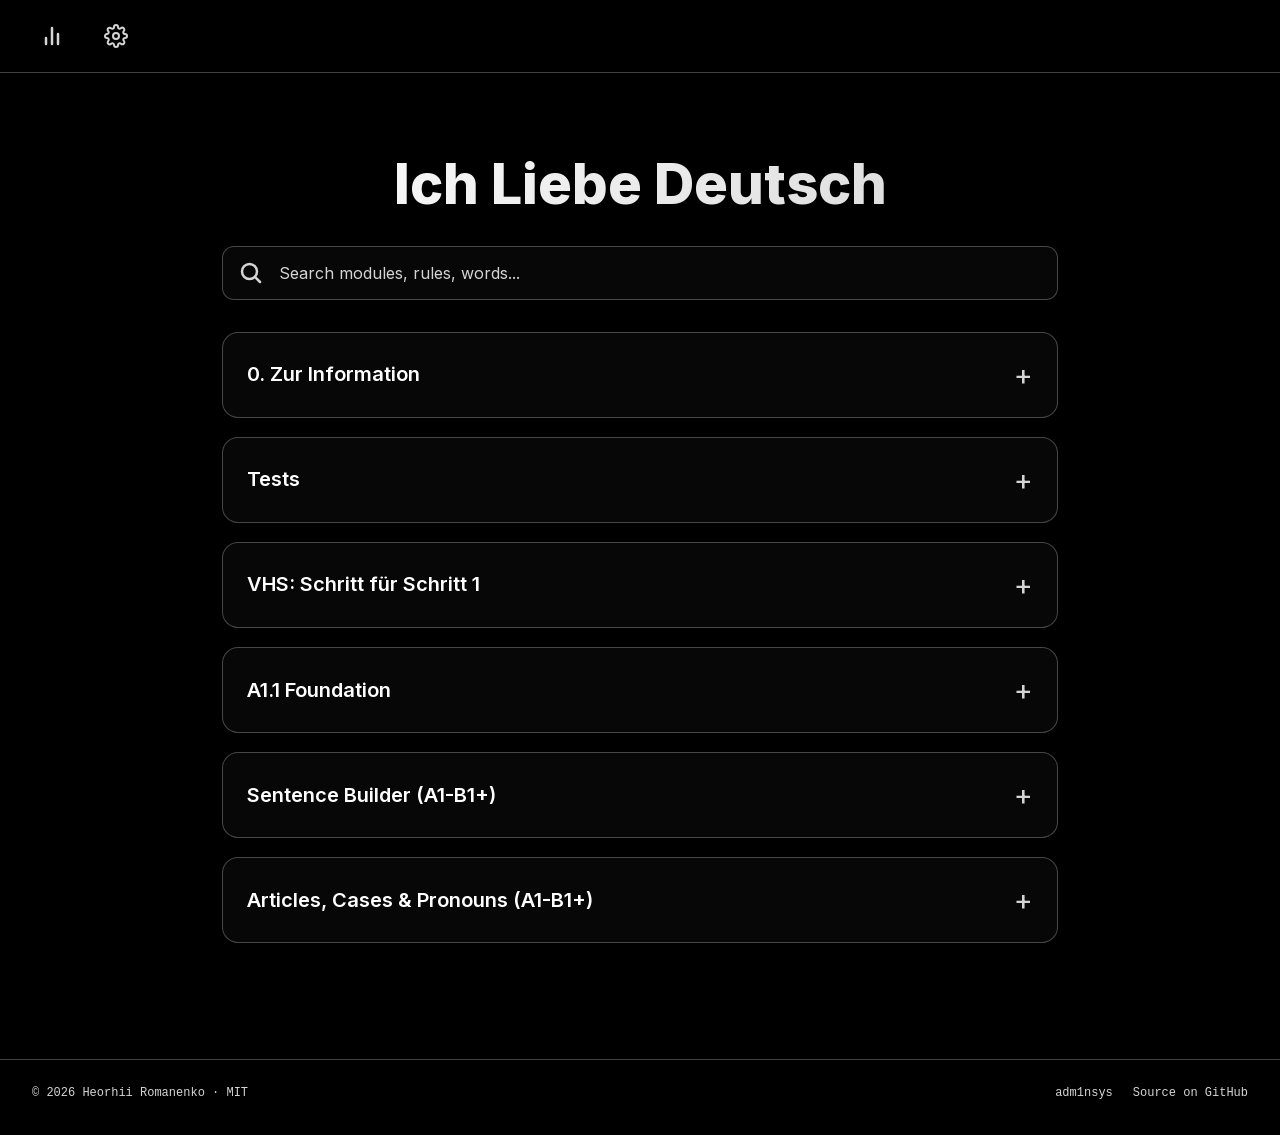
<file: index.html>
<!DOCTYPE html>
<html lang="en">

<head>
    <meta charset="UTF-8">
    <meta name="viewport" content="width=device-width, initial-scale=1.0">
    <title>Ich Liebe Deutsch</title>

    <script>
        const urlParams = new URLSearchParams(window.location.search);
        const PAGE_NAME = urlParams.get('page') || "Home";
        const script = document.createElement("script");
        script.src = "JS/Universal/linker.js?t=" + Date.now();
        document.head.appendChild(script);
    </script>

</head>

<body>

</body>

</html>
</file>
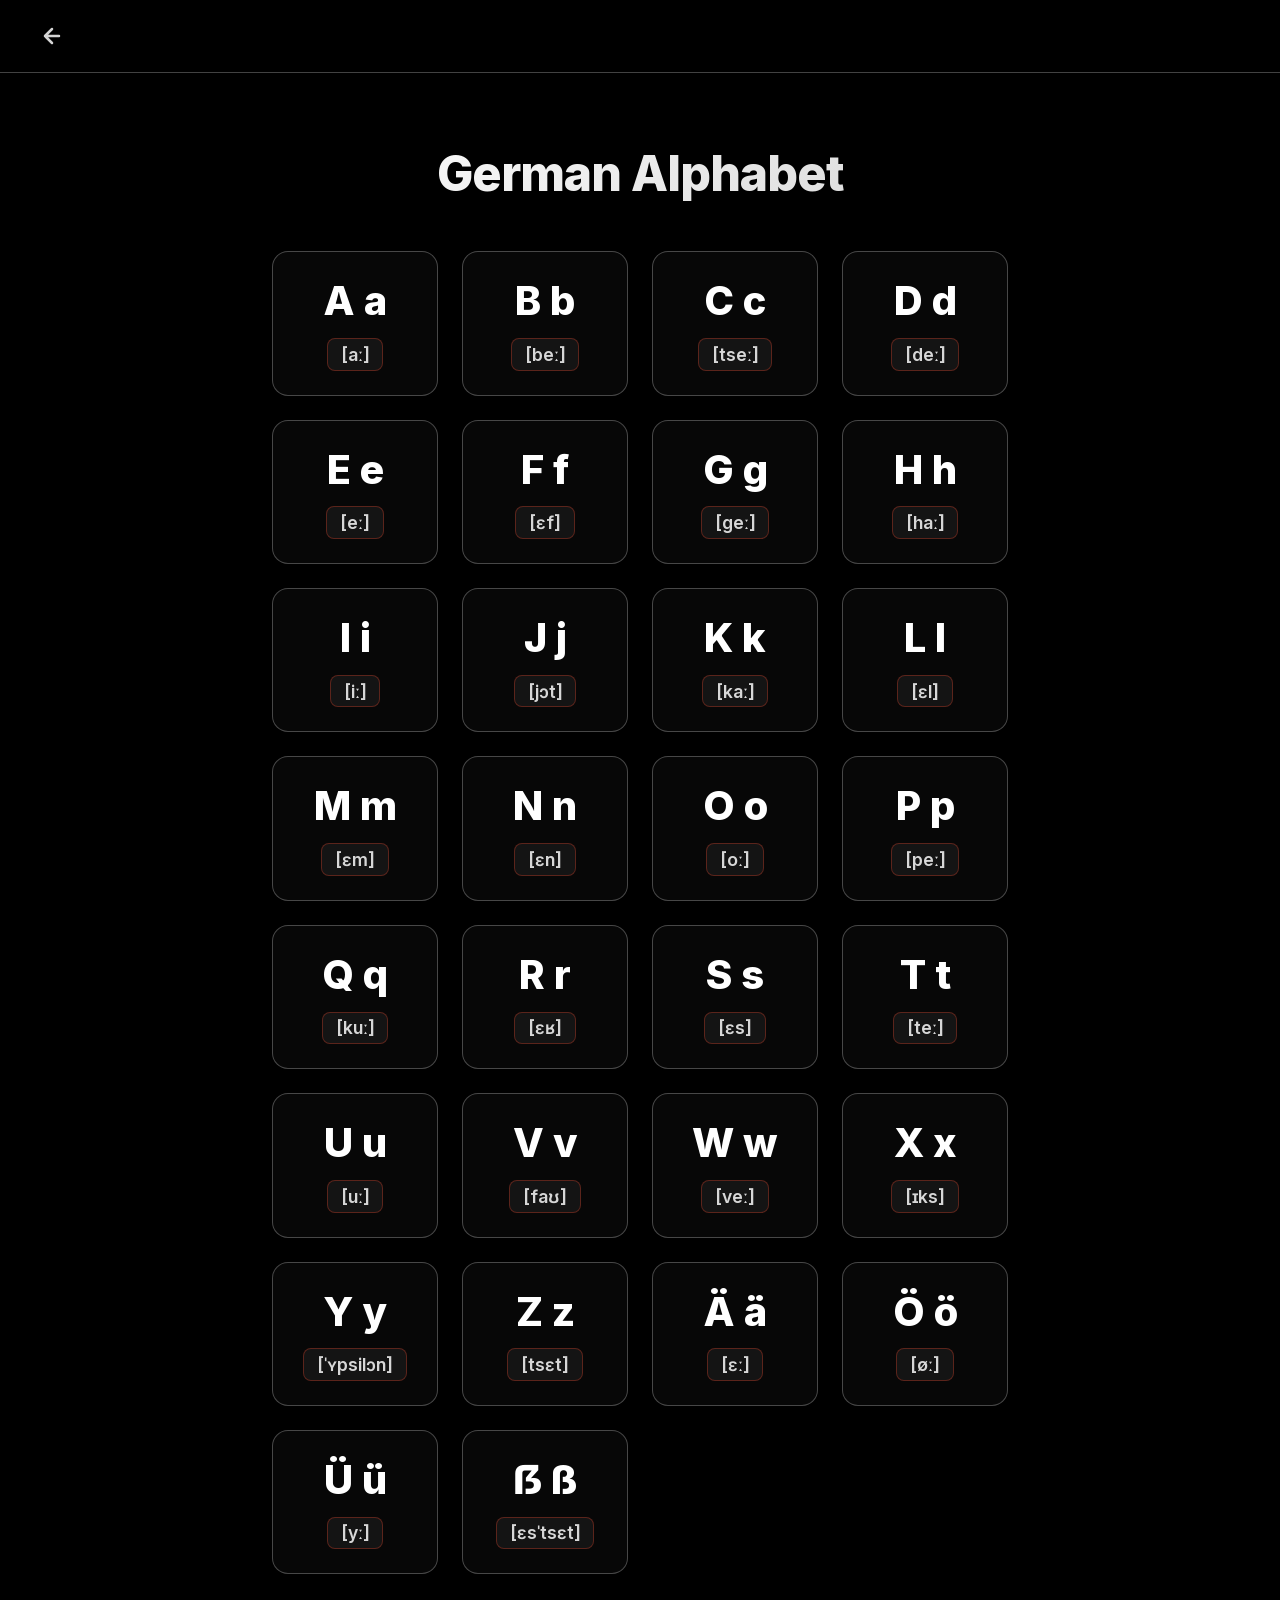
<file: alphabet.html>
<!DOCTYPE html>
<html lang="en">

<head>
    <meta charset="UTF-8">
    <meta name="viewport" content="width=device-width, initial-scale=1.0">
    <title>Ich Liebe Deutsch - Alphabet</title>

    <script>
        const urlParams = new URLSearchParams(window.location.search);
        // По умолчанию грузим Alphabet, если параметр не передан
        const PAGE_NAME = urlParams.get('page') || "Alphabet";
        const script = document.createElement("script");
        script.src = "JS/Universal/linker.js?t=" + Date.now();
        document.head.appendChild(script);
    </script>

</head>

<body>

</body>

</html>
</file>
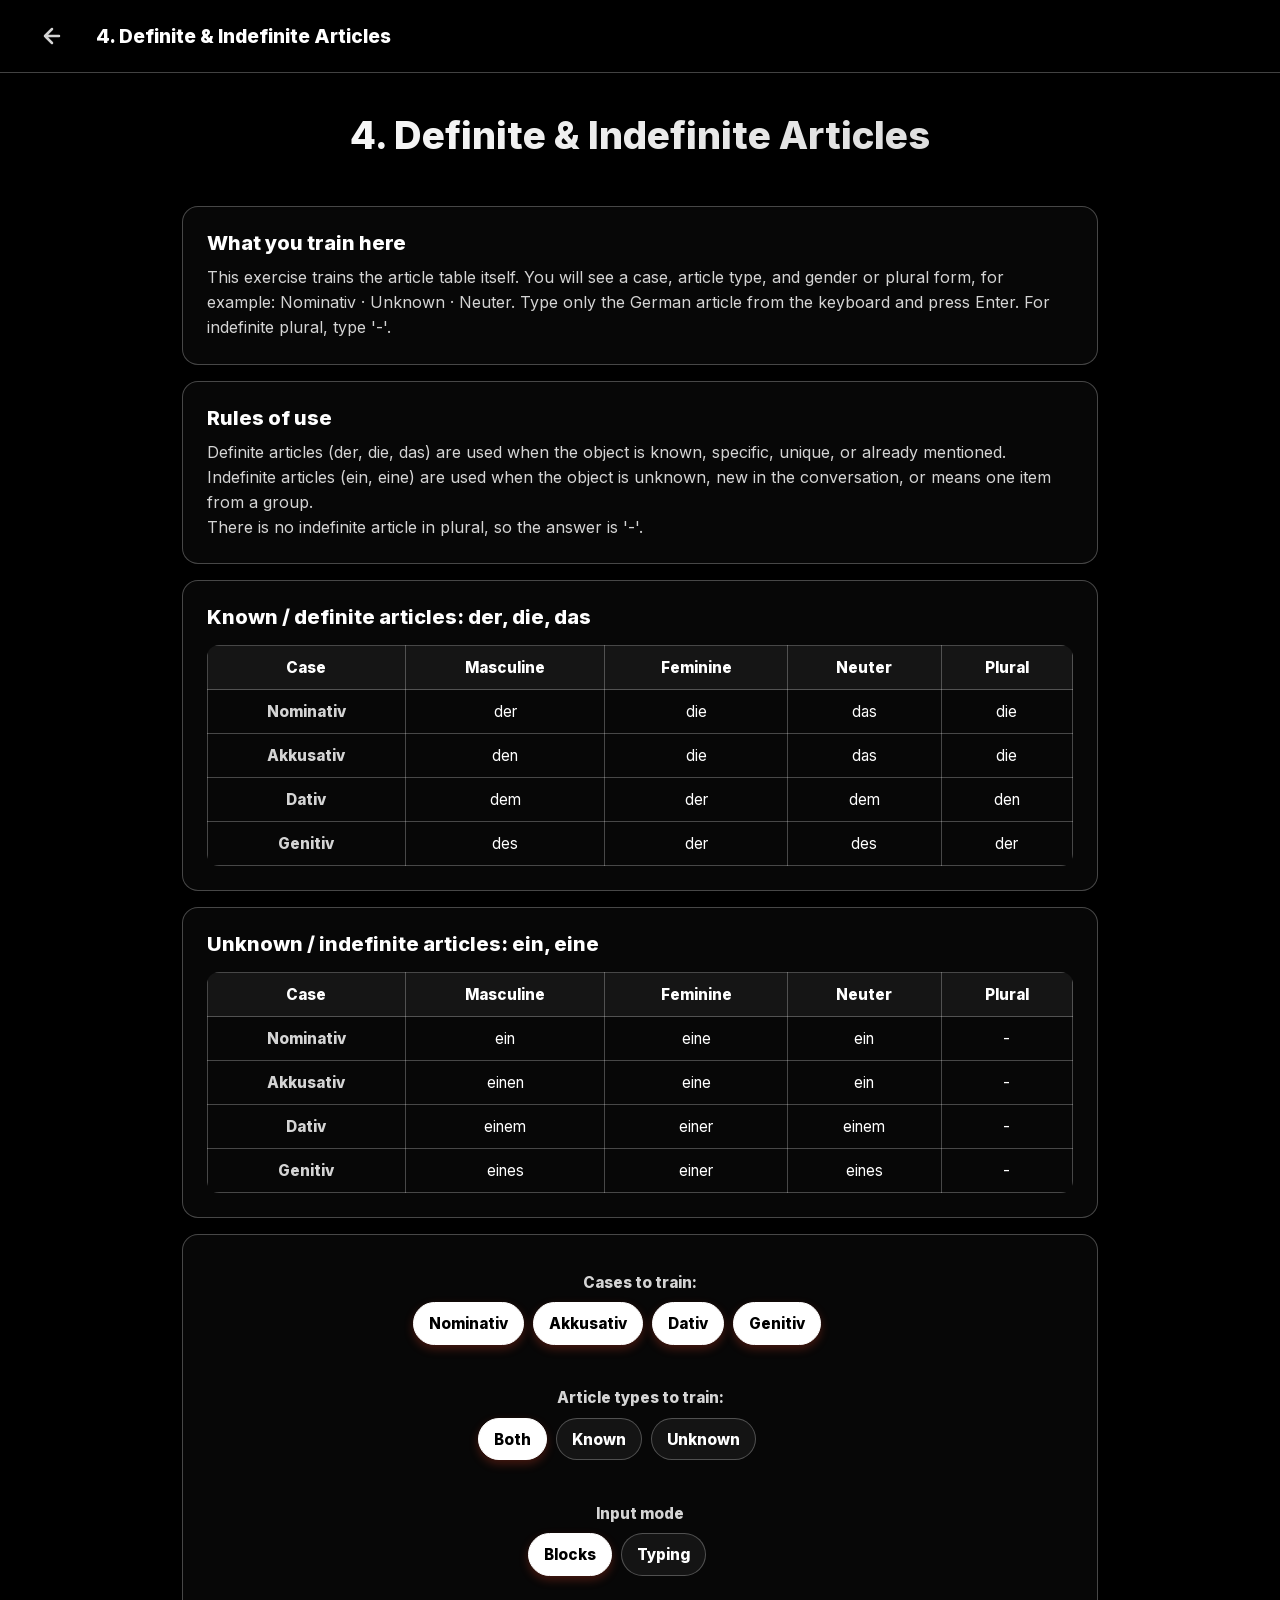
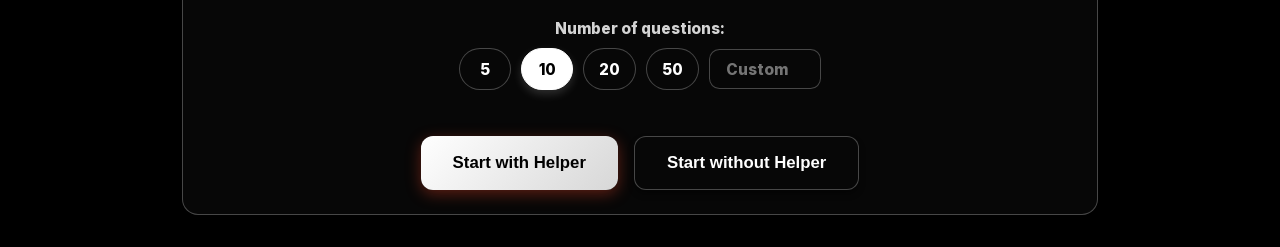
<file: articles.html>
<!DOCTYPE html>
<html lang="en">

<head>
    <meta charset="UTF-8">
    <meta name="viewport" content="width=device-width, initial-scale=1.0">
    <title>Ich Liebe Deutsch - Articles</title>

    <script>
        const urlParams = new URLSearchParams(window.location.search);
        const PAGE_NAME = urlParams.get('page') || "Articles";
        const script = document.createElement("script");
        script.src = "JS/Universal/linker.js?t=" + Date.now();
        document.head.appendChild(script);
    </script>
</head>

<body>
</body>

</html>
</file>
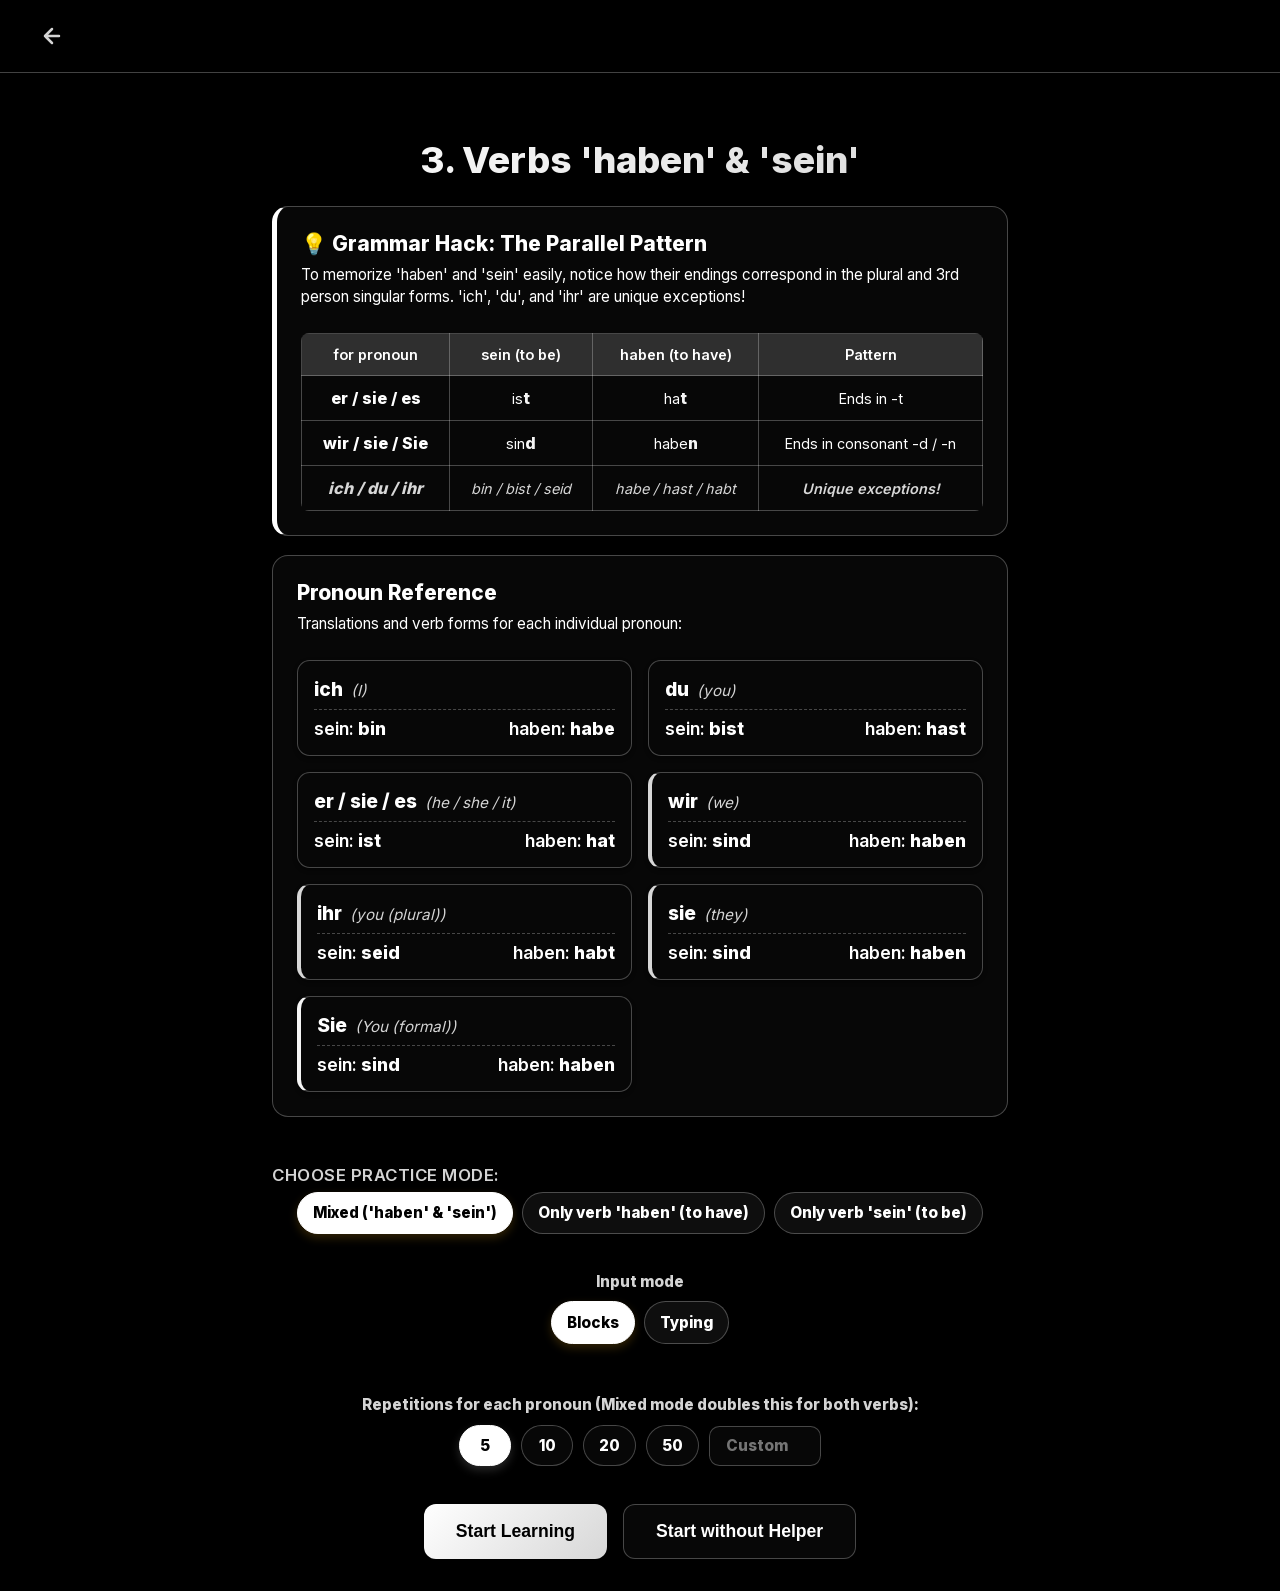
<file: haben_sein.html>
<!DOCTYPE html>
<html lang="en">

<head>
    <meta charset="UTF-8">
    <meta name="viewport" content="width=device-width, initial-scale=1.0">
    <title>Ich Liebe Deutsch - Haben & Sein</title>

    <script>
        const urlParams = new URLSearchParams(window.location.search);
        const PAGE_NAME = urlParams.get('page') || "HabenSein";
        const script = document.createElement("script");
        script.src = "JS/Universal/linker.js?t=" + Date.now();
        document.head.appendChild(script);
    </script>

</head>

<body>

</body>

</html>
</file>
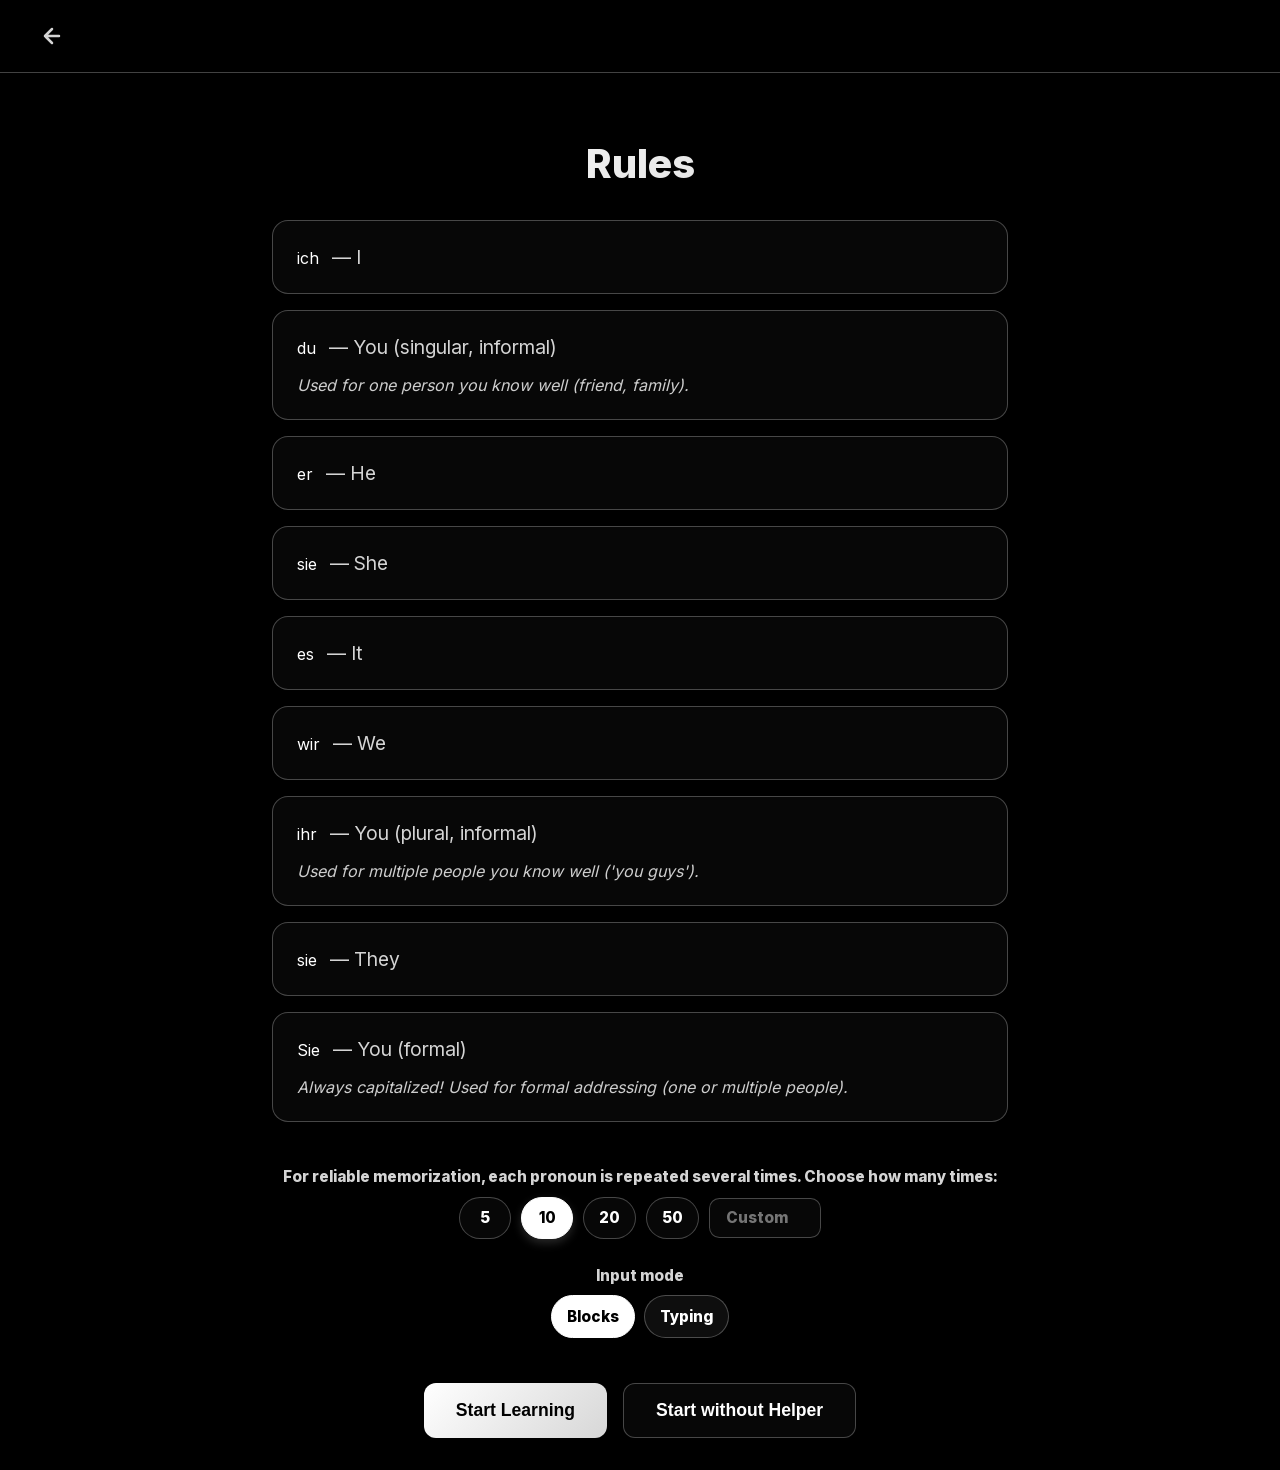
<file: pronouns.html>
<!DOCTYPE html>
<html lang="en">

<head>
    <meta charset="UTF-8">
    <meta name="viewport" content="width=device-width, initial-scale=1.0">
    <title>Ich Liebe Deutsch - Pronouns</title>

    <script>
        const urlParams = new URLSearchParams(window.location.search);
        const PAGE_NAME = urlParams.get('page') || "Pronouns";
        const script = document.createElement("script");
        script.src = "JS/Universal/linker.js?t=" + Date.now();
        document.head.appendChild(script);
    </script>

</head>

<body>

</body>

</html>
</file>
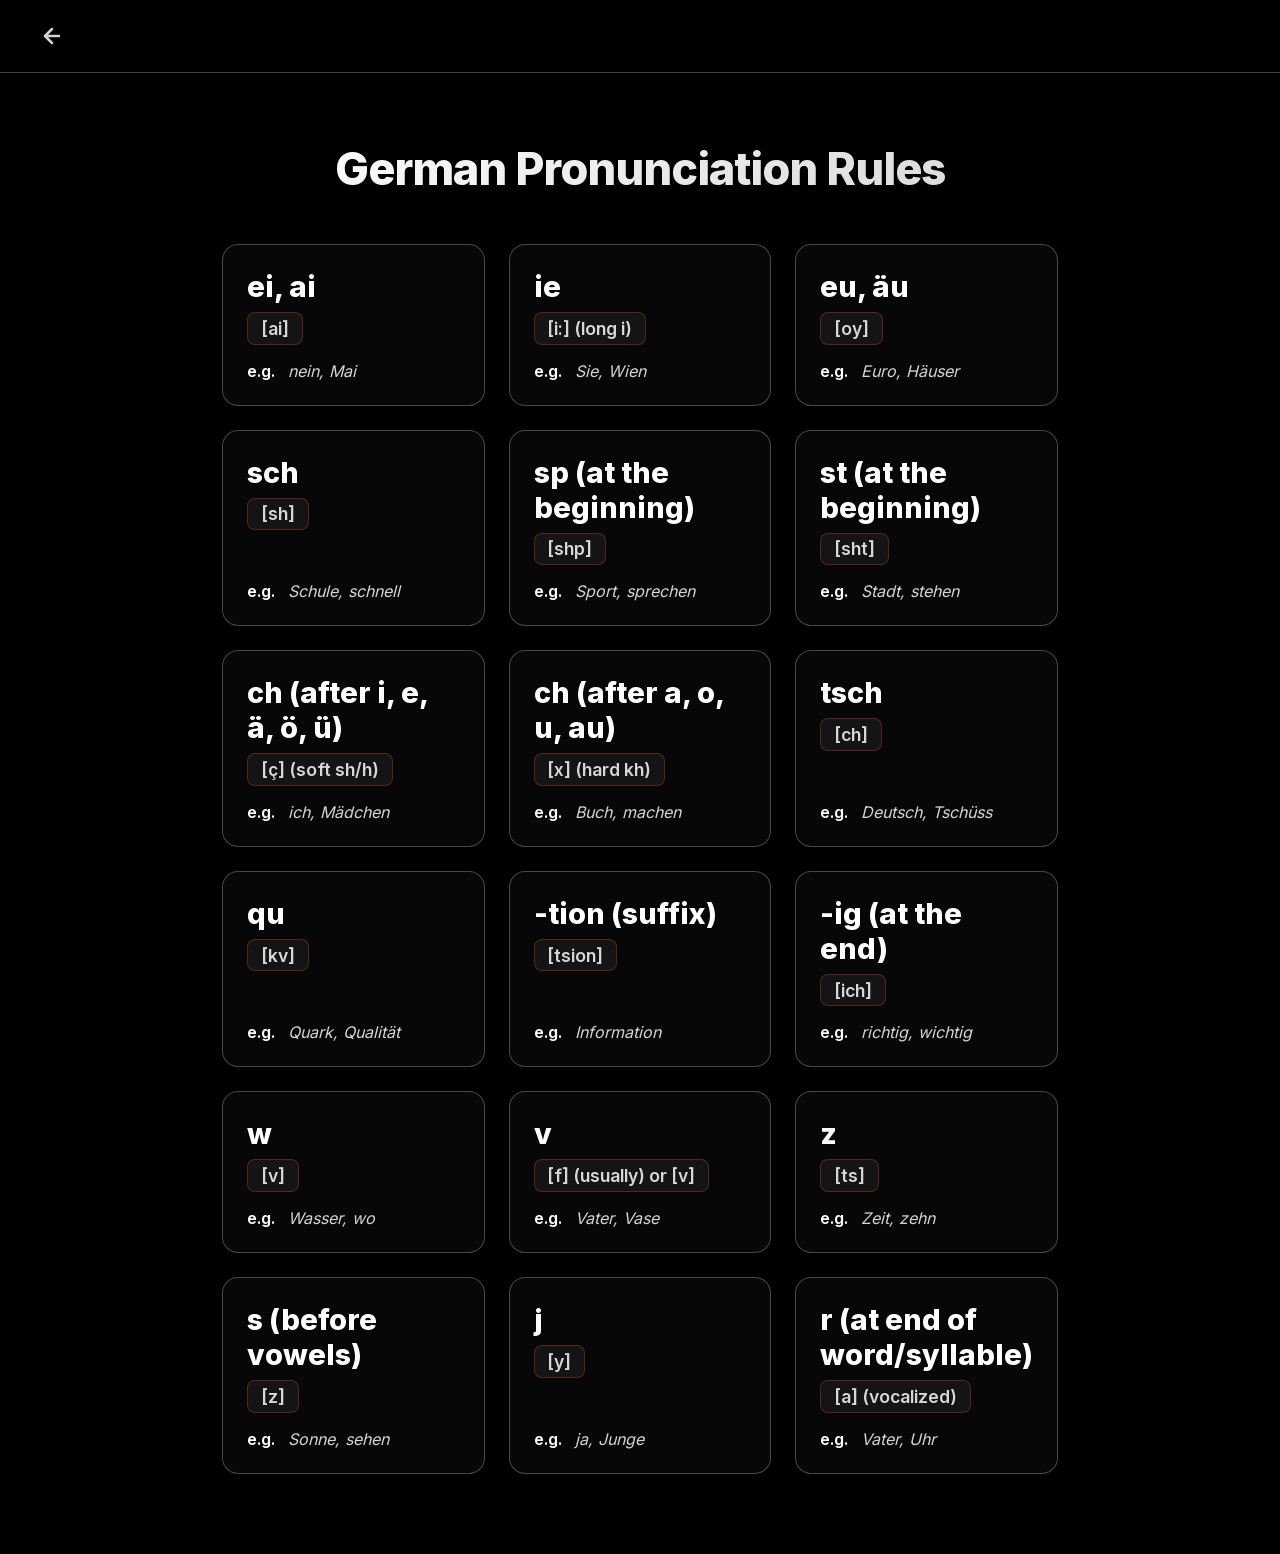
<file: pronunciation.html>
<!DOCTYPE html>
<html lang="en">

<head>
    <meta charset="UTF-8">
    <meta name="viewport" content="width=device-width, initial-scale=1.0">
    <title>Ich Liebe Deutsch - Pronunciation</title>

    <script>
        const urlParams = new URLSearchParams(window.location.search);
        // По умолчанию грузим Pronunciation, если параметр не передан
        const PAGE_NAME = urlParams.get('page') || "Pronunciation";
        const script = document.createElement("script");
        script.src = "JS/Universal/linker.js?t=" + Date.now();
        document.head.appendChild(script);
    </script>

</head>

<body>

</body>

</html>
</file>
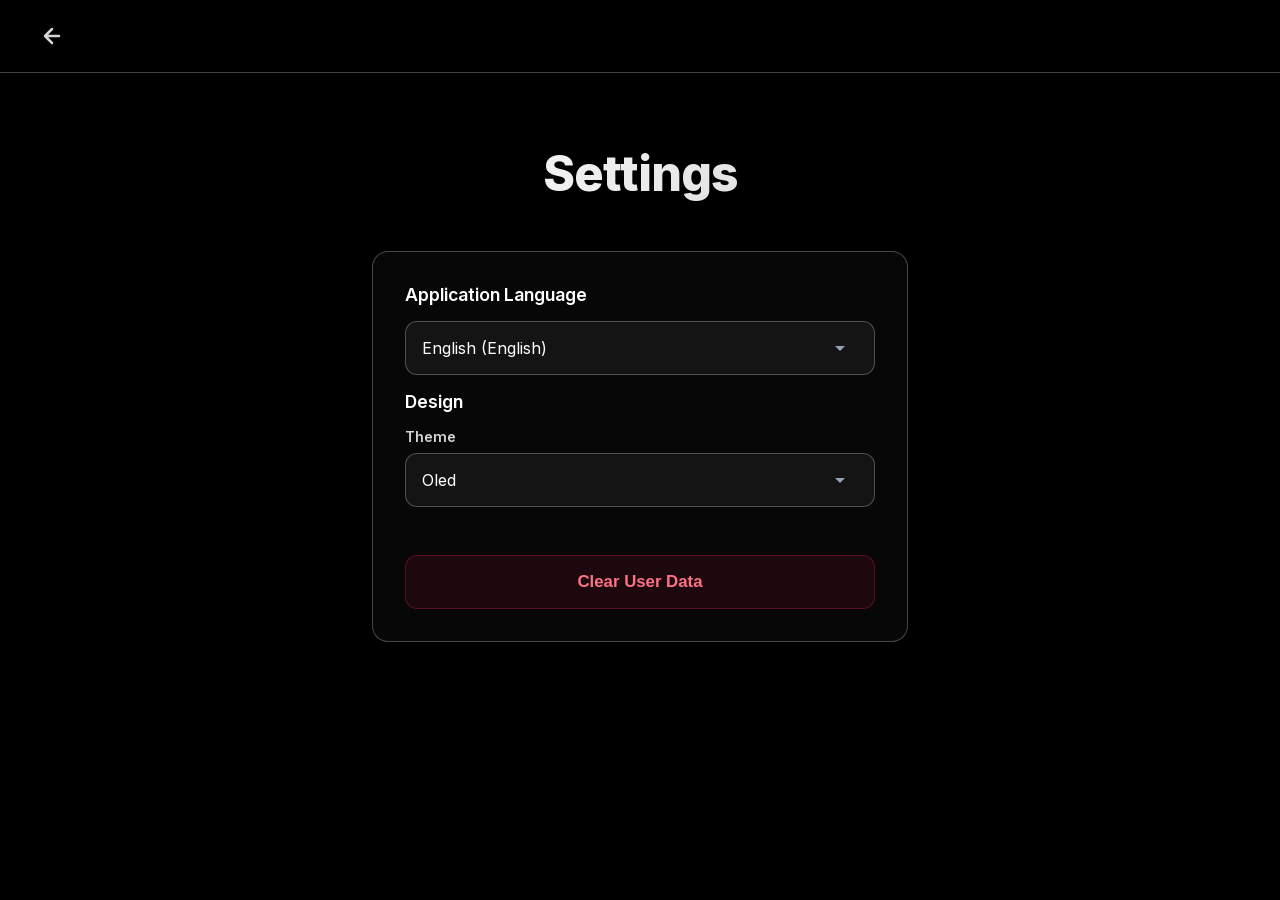
<file: settings.html>
<!DOCTYPE html>
<html lang="en">

<head>
    <meta charset="UTF-8">
    <meta name="viewport" content="width=device-width, initial-scale=1.0">
    <title>Ich Liebe Deutsch</title>

    <script>
        const urlParams = new URLSearchParams(window.location.search);
        const PAGE_NAME = urlParams.get('page') || "Settings";
        const script = document.createElement("script");
        script.src = "JS/Universal/linker.js?t=" + Date.now();
        document.head.appendChild(script);
    </script>

</head>

<body>

</body>

</html>
</file>
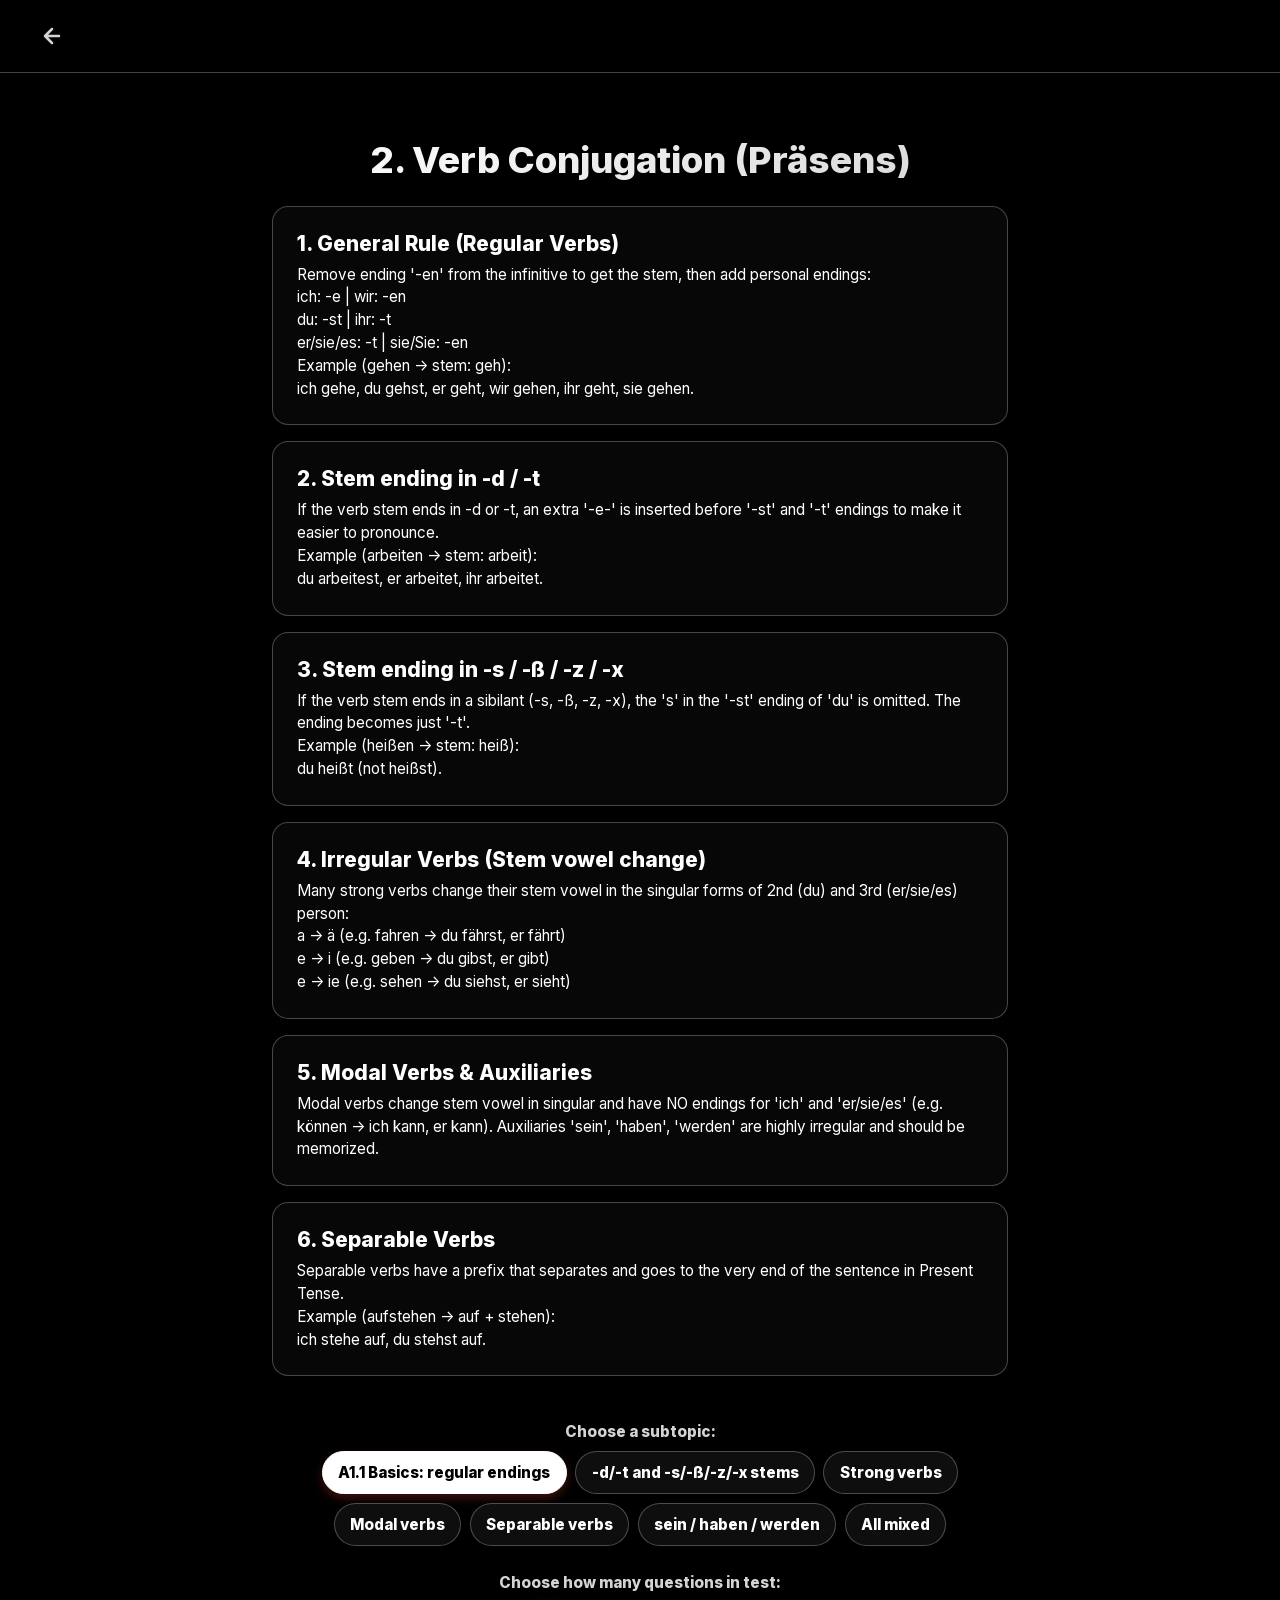
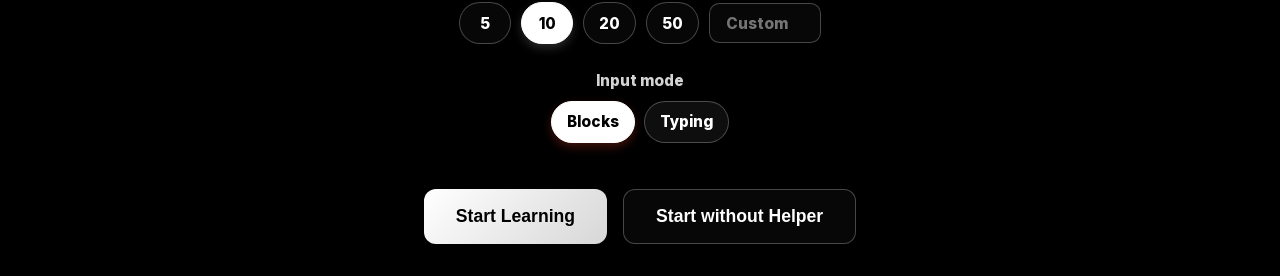
<file: verb_conjugation.html>
<!DOCTYPE html>
<html lang="en">

<head>
    <meta charset="UTF-8">
    <meta name="viewport" content="width=device-width, initial-scale=1.0">
    <title>Ich Liebe Deutsch - Verb Conjugation</title>

    <script>
        const urlParams = new URLSearchParams(window.location.search);
        const PAGE_NAME = urlParams.get('page') || "VerbConjugation";
        const script = document.createElement("script");
        script.src = "JS/Universal/linker.js?t=" + Date.now();
        document.head.appendChild(script);
    </script>

</head>

<body>

</body>

</html>
</file>
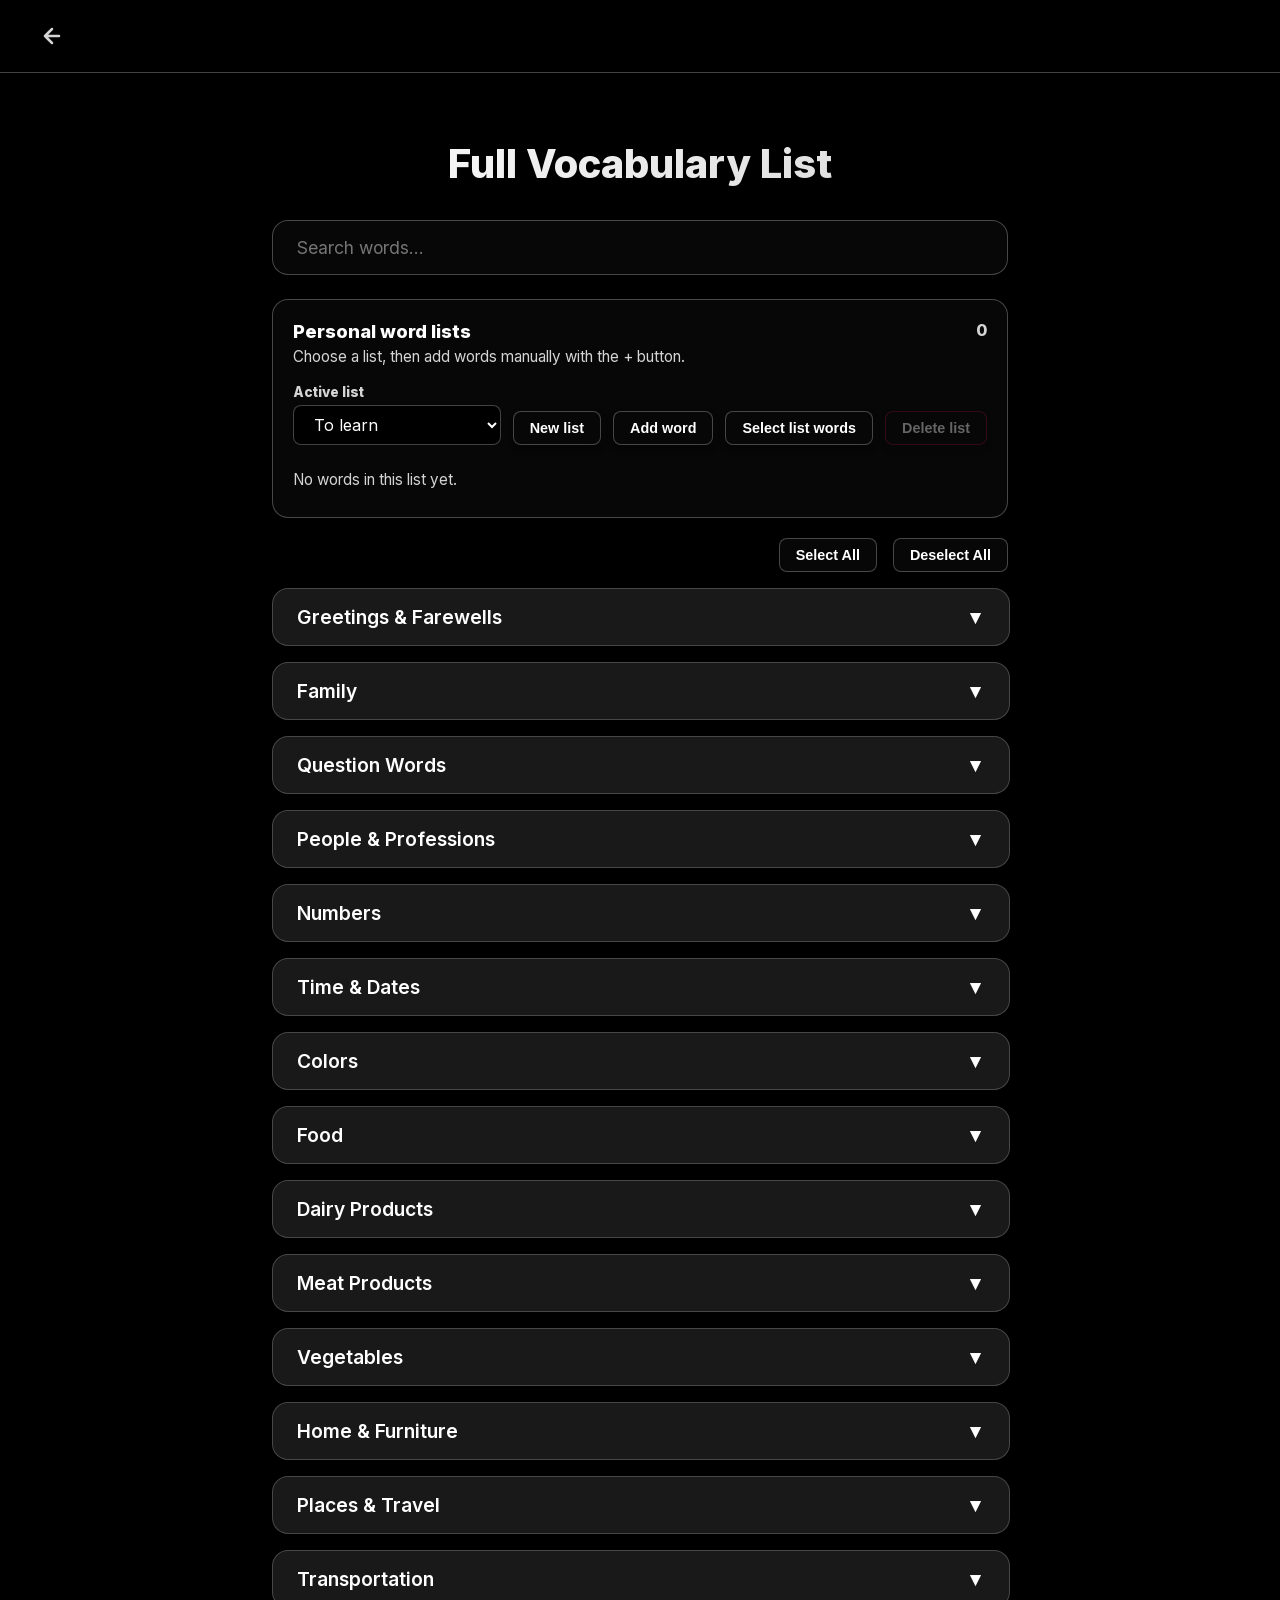
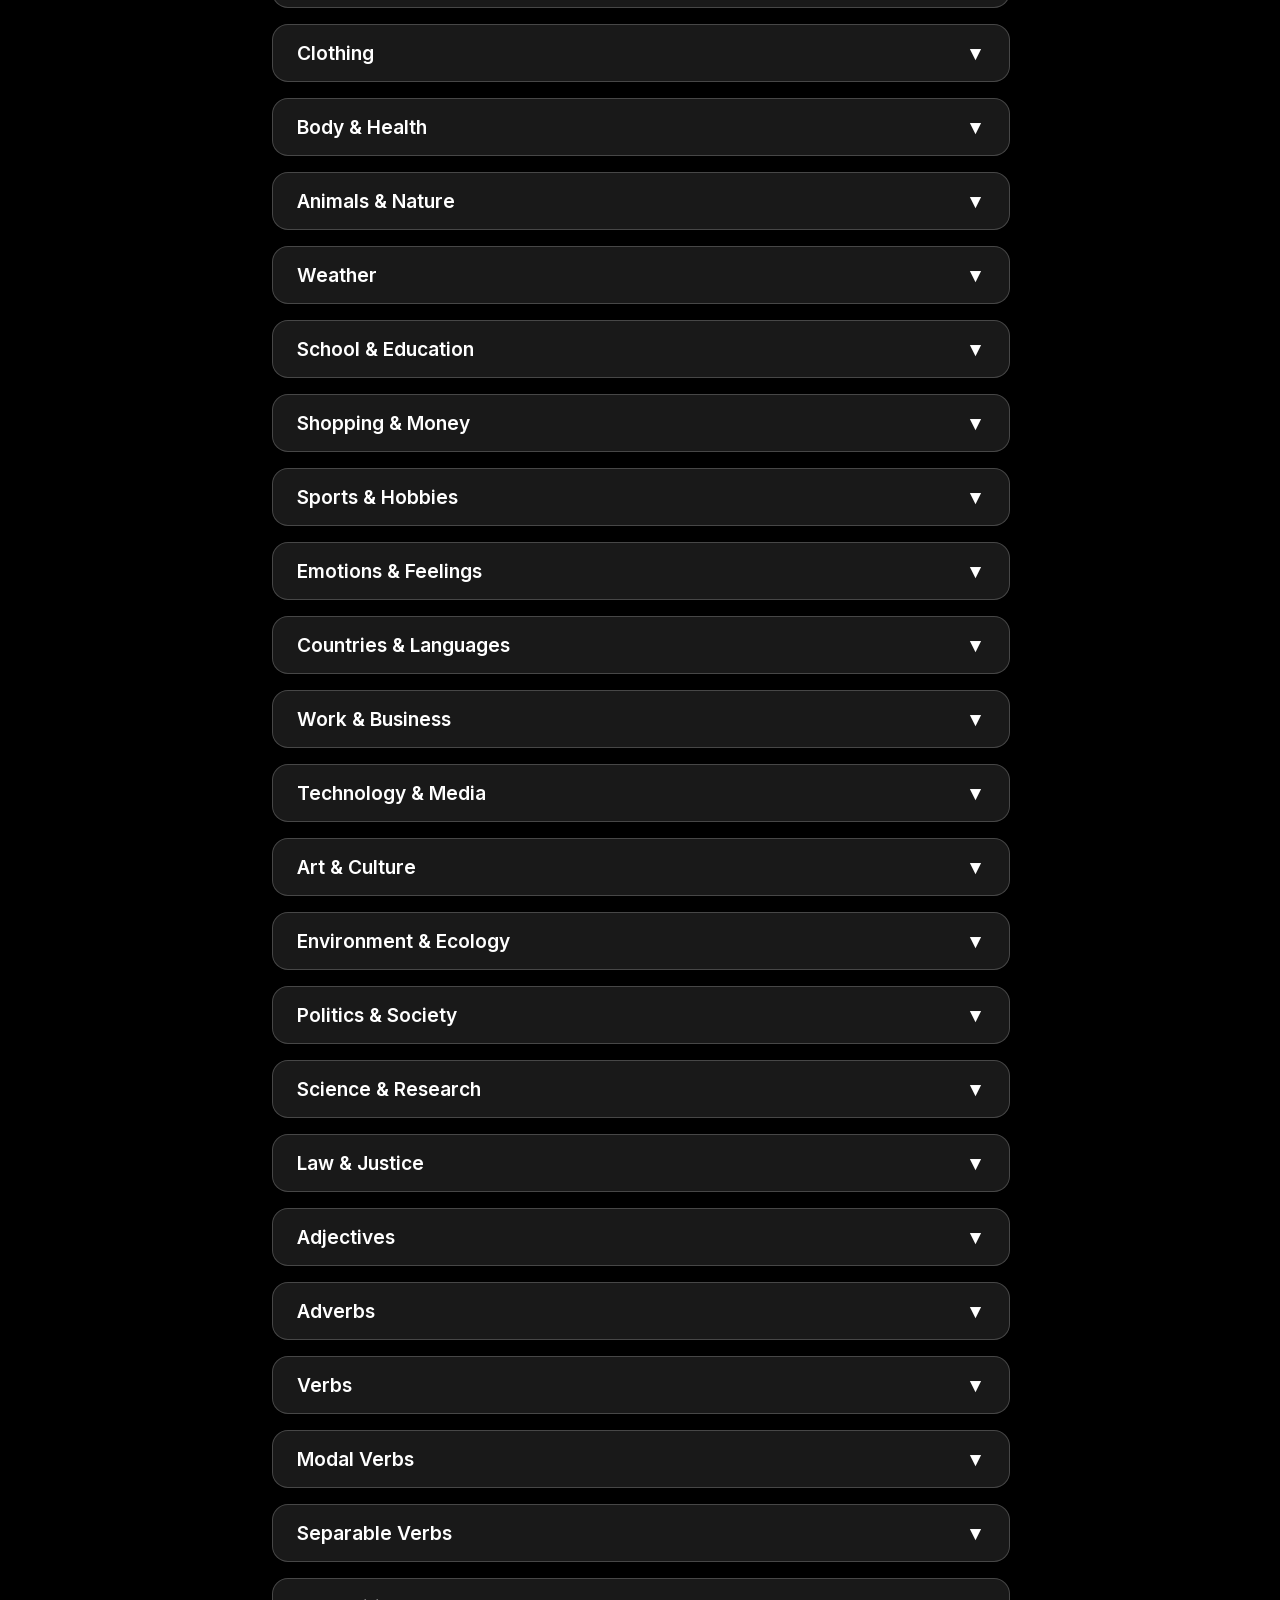
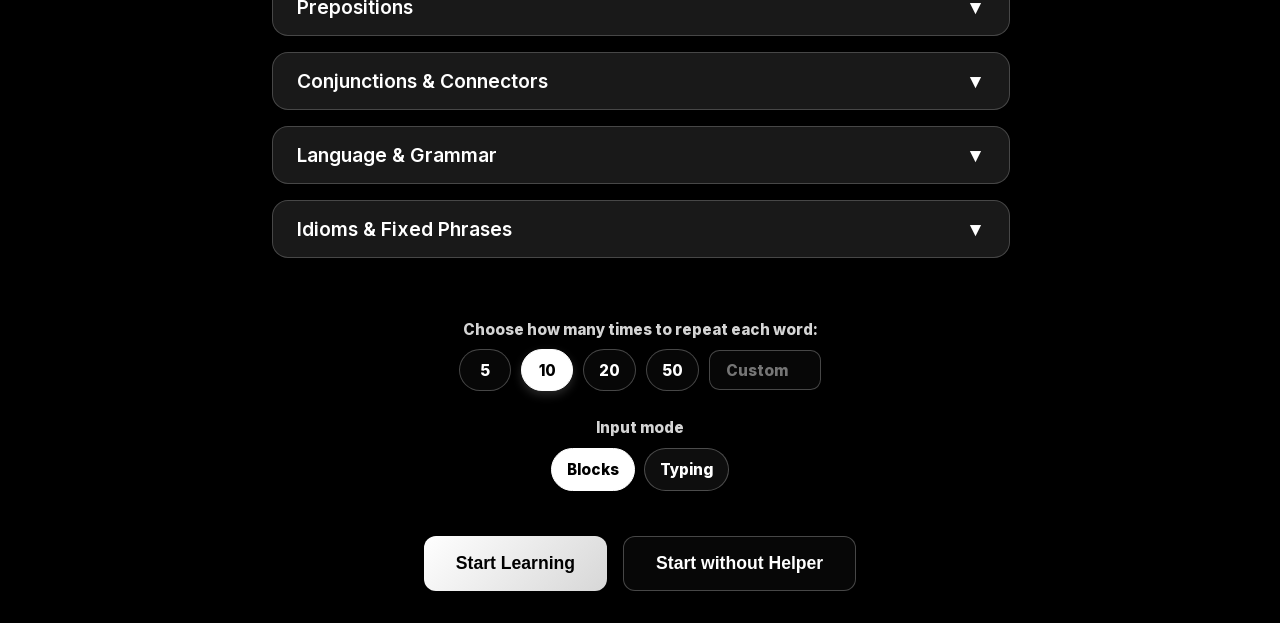
<file: vocabulary.html>
<!DOCTYPE html>
<html lang="en">

<head>
    <meta charset="UTF-8">
    <meta name="viewport" content="width=device-width, initial-scale=1.0">
    <title>Ich Liebe Deutsch - Vocabulary</title>

    <script>
        const urlParams = new URLSearchParams(window.location.search);
        const PAGE_NAME = urlParams.get('page') || "Vocabulary";
        const script = document.createElement("script");
        script.src = "JS/Universal/linker.js?t=" + Date.now();
        document.head.appendChild(script);
    </script>

</head>

<body>

</body>

</html>
</file>
